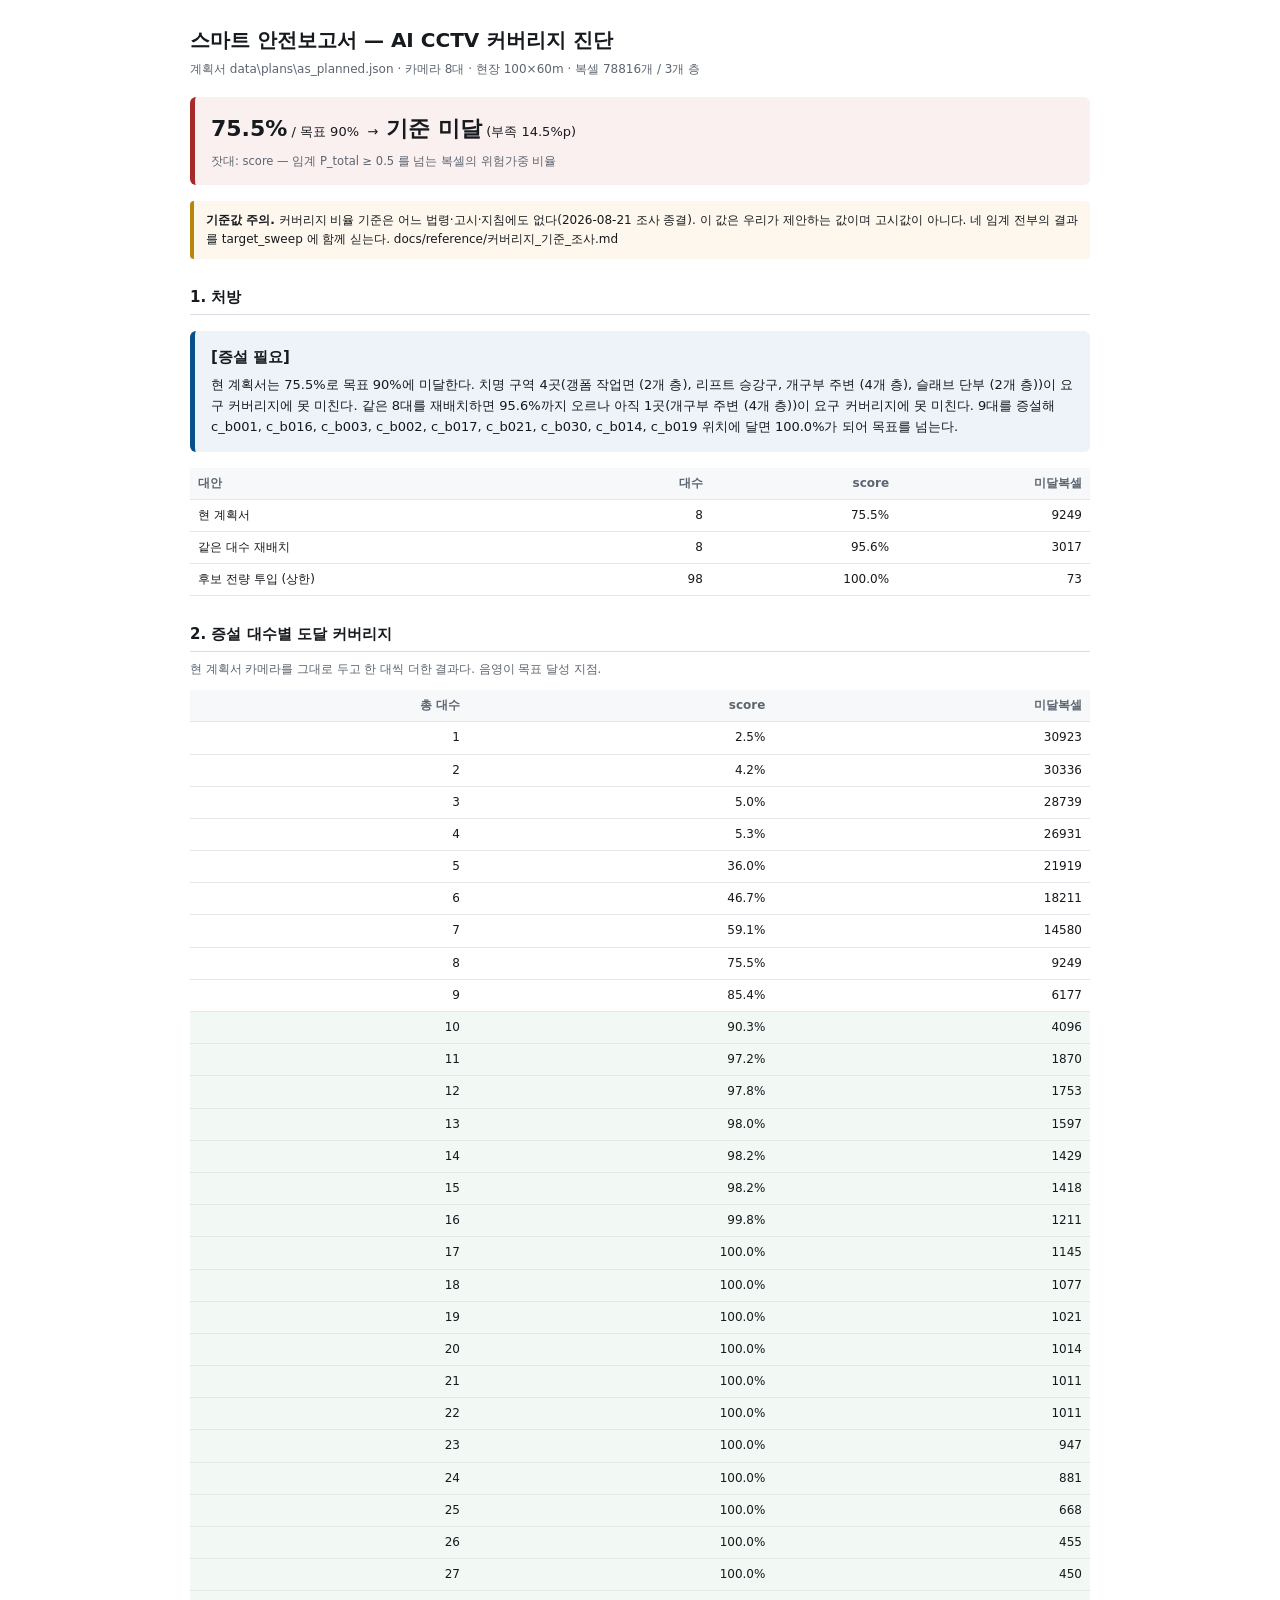
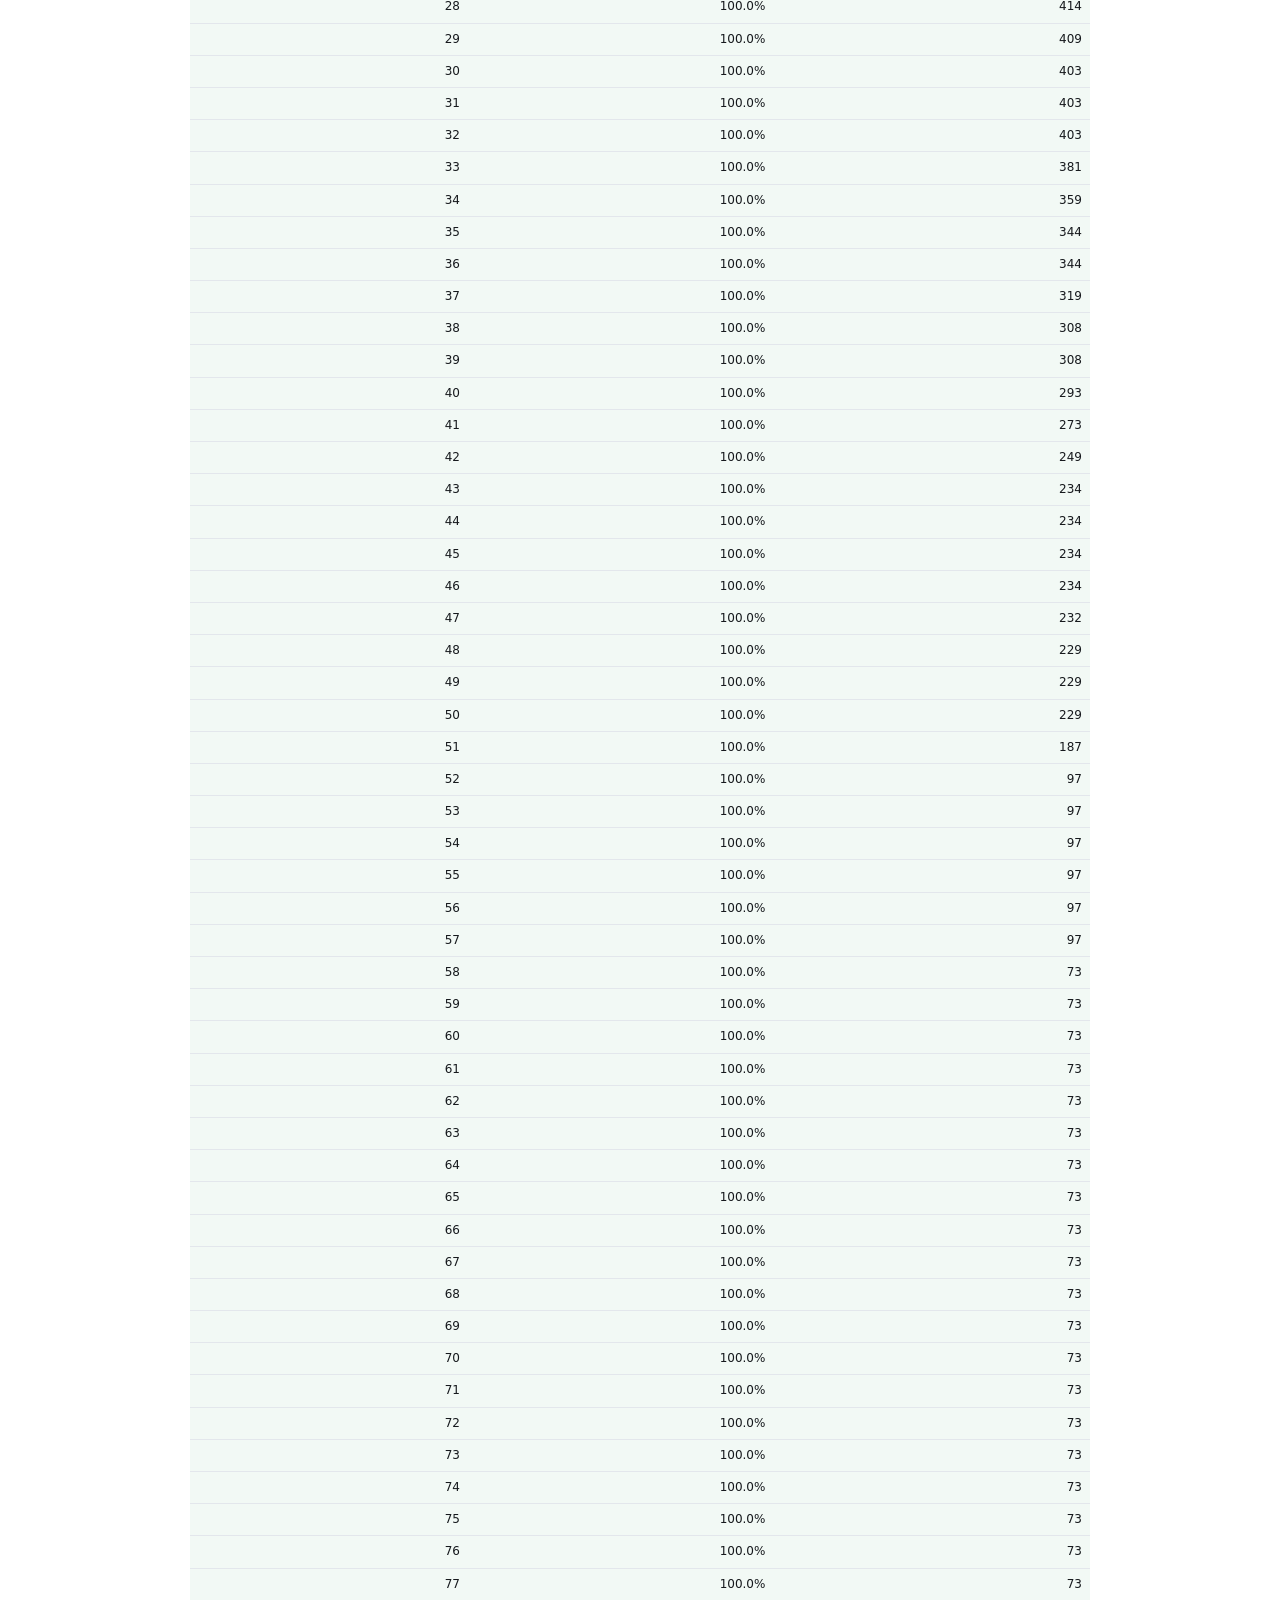
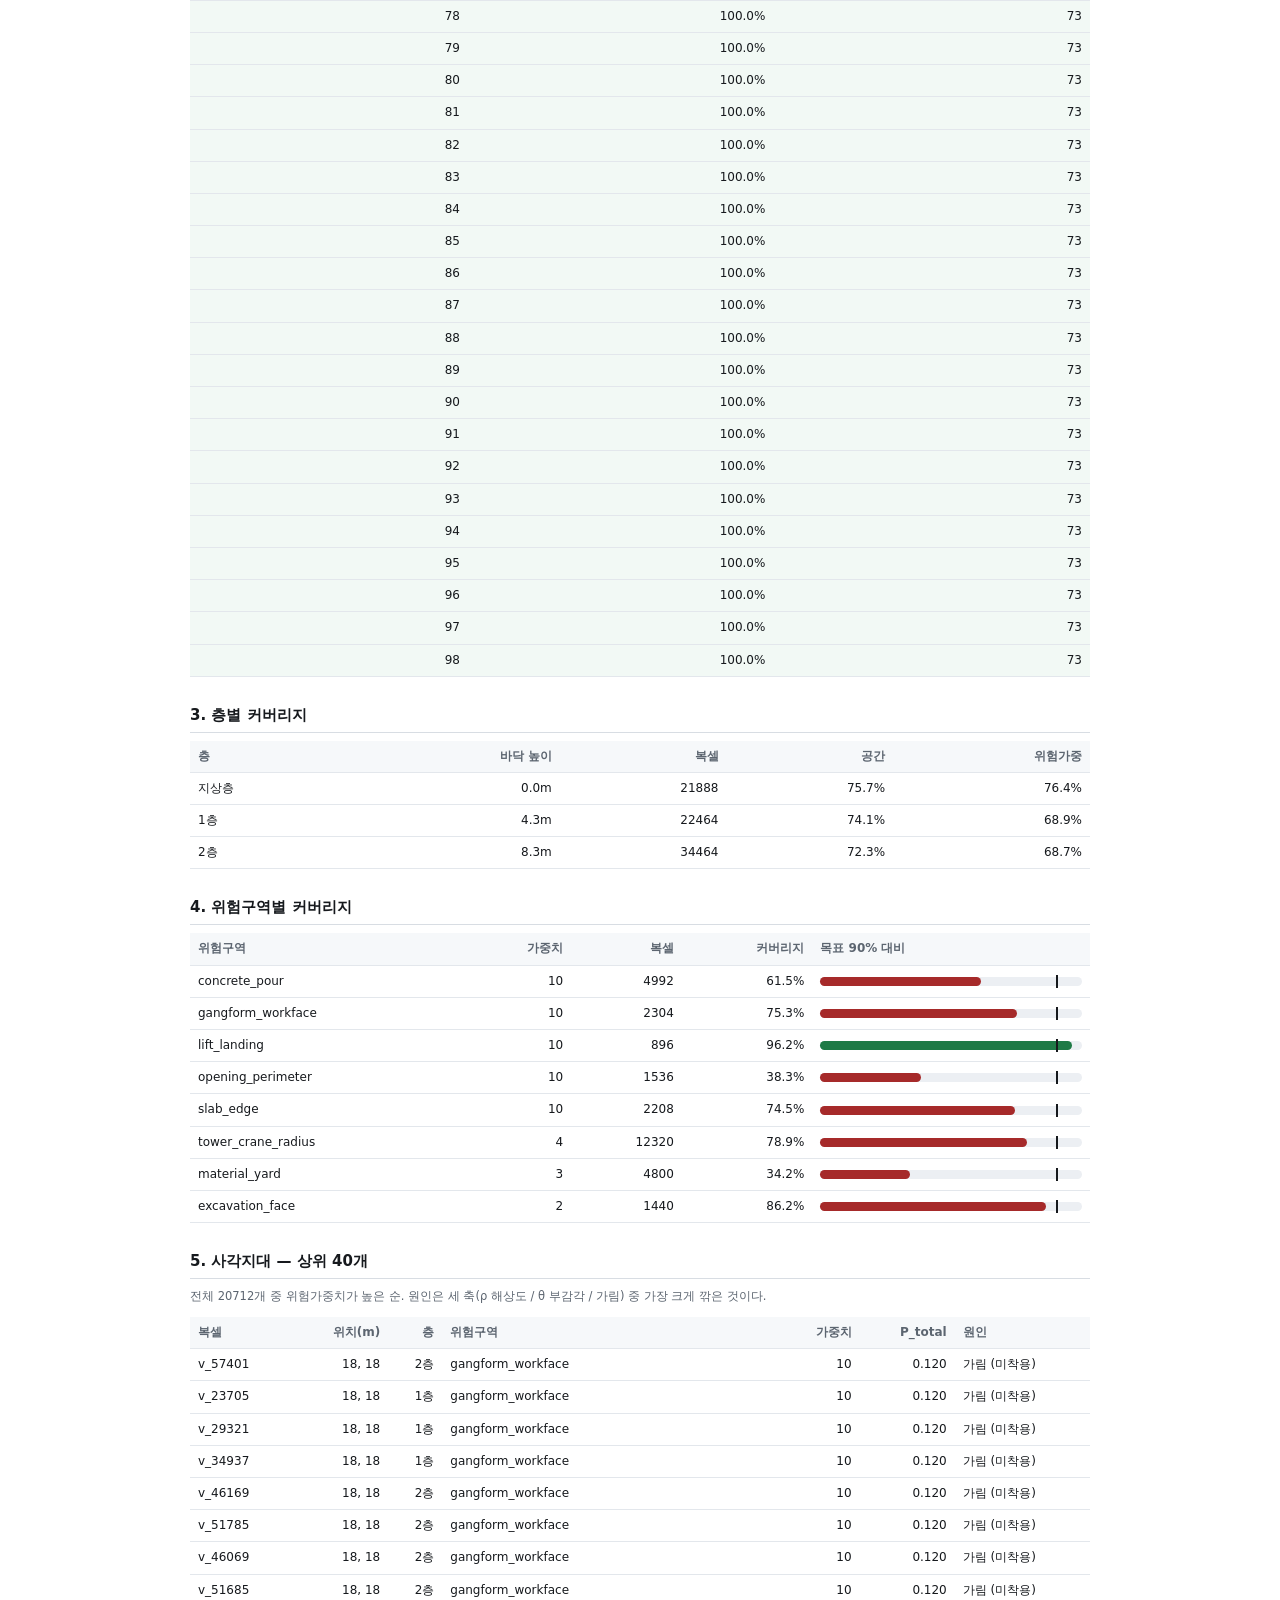
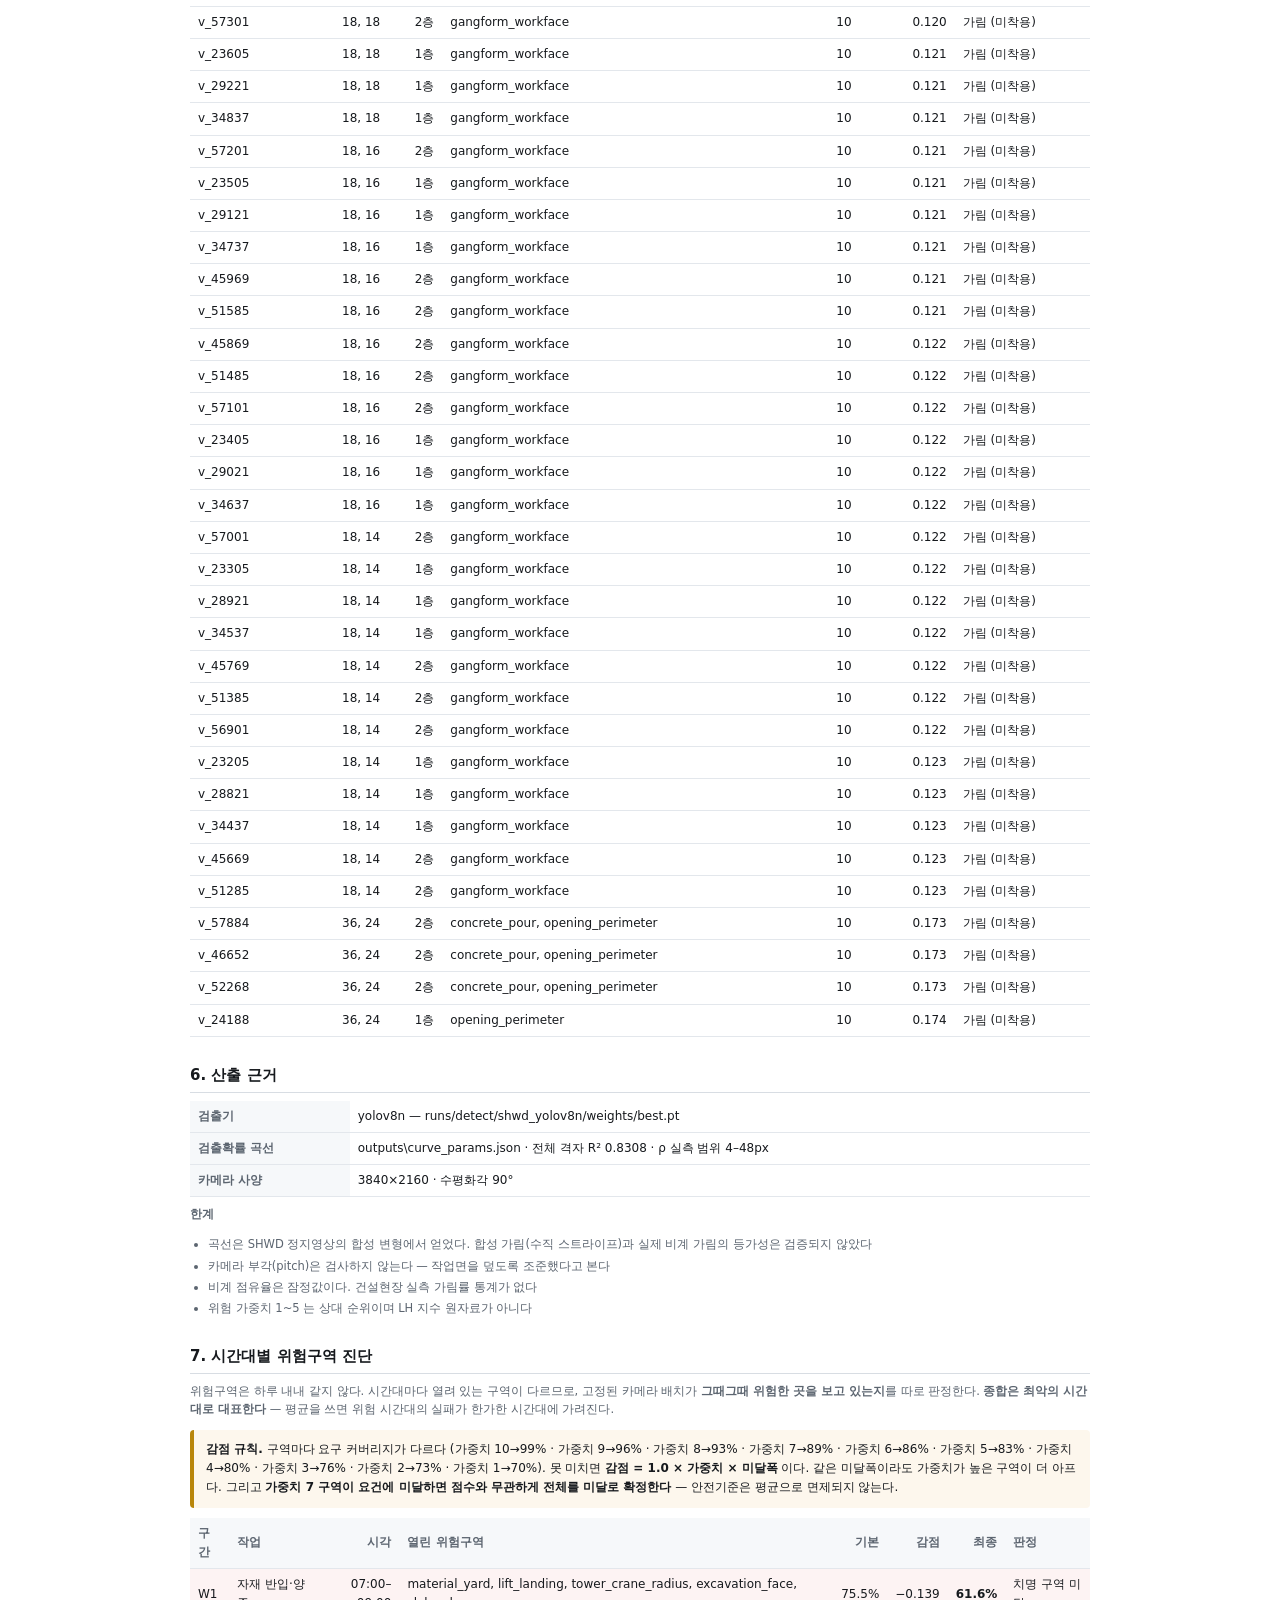
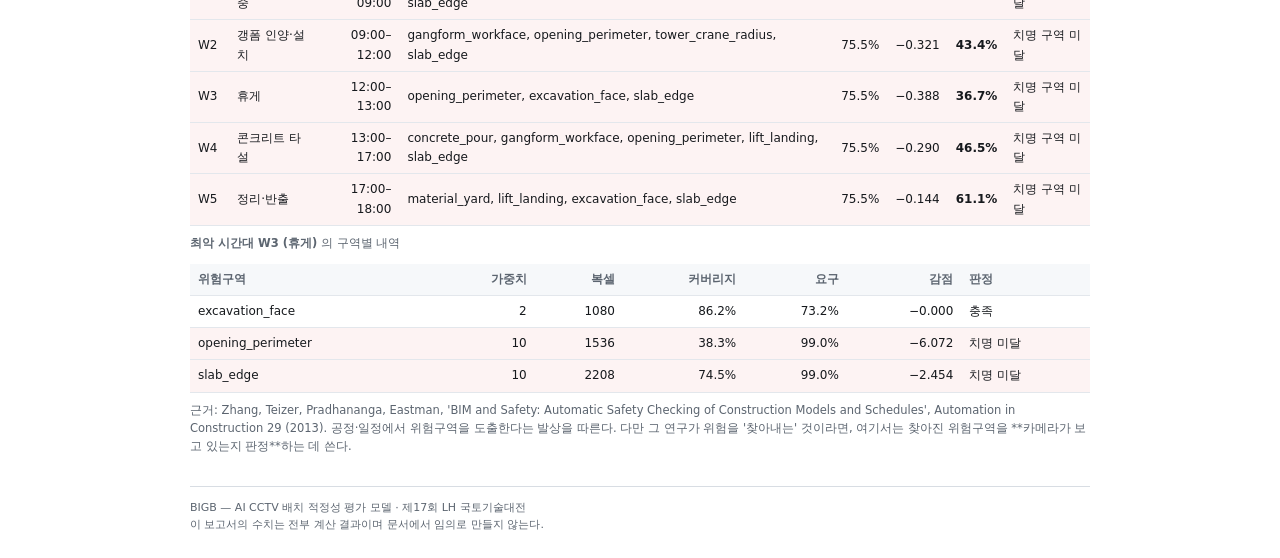
<file: outputs/safety_report.html>
<!DOCTYPE html>
<html lang="ko"><head><meta charset="utf-8">
<title>스마트 안전보고서 — AI CCTV 커버리지 진단</title>
<!-- 인라인 파비콘. 없으면 브라우저가 /favicon.ico 를 찾다 404 를 남긴다 -->
<link rel="icon" href="data:image/svg+xml,%3Csvg xmlns='http://www.w3.org/2000/svg' viewBox='0 0 16 16'%3E%3Crect width='16' height='16' rx='3' fill='%230b4f8a'/%3E%3Ccircle cx='8' cy='8' r='3' fill='%23fff'/%3E%3C/svg%3E">
<style>
 @page { size: A4; margin: 16mm; }
 body{font:13px/1.6 "Malgun Gothic","맑은 고딕",system-ui,sans-serif;color:#16191d;
   max-width:900px;margin:0 auto;padding:24px}
 h1{font-size:20px;margin:0 0 4px}
 h2{font-size:15px;margin:26px 0 8px;padding-bottom:5px;border-bottom:1px solid #d8dde3}
 .sub{color:#5c6570;font-size:12px;margin-bottom:18px}
 .verdict{padding:14px 16px;border-radius:6px;margin:16px 0;
   background:#fbf0f0;border-left:5px solid #a62a2a}
 .verdict b{font-size:22px}
 table{width:100%;border-collapse:collapse;font-size:12px;margin:8px 0}
 th,td{text-align:left;padding:6px 8px;border-bottom:1px solid #e3e7ec}
 th{background:#f6f8fa;color:#5c6570;font-weight:600}
 td.n,th.n{text-align:right;font-variant-numeric:tabular-nums}
 tr.hit td{background:#f2f9f5}
 tr.bad td{background:#fdf3f3}
 .bar{position:relative;height:9px;background:#eceff3;border-radius:5px;min-width:120px}
 .fill{height:100%;border-radius:5px}
 .tick{position:absolute;top:-2px;width:2px;height:13px;background:#16191d}
 .note{color:#5c6570;font-size:11.5px;margin-top:6px}
 .warn{background:#fdf7ed;border-left:4px solid #b8860b;padding:10px 12px;
   border-radius:4px;font-size:12px;margin:10px 0}
 ul{margin:6px 0 0 18px;padding:0}
 li{margin:3px 0;font-size:11.5px;color:#5c6570}
 footer{margin-top:30px;padding-top:12px;border-top:1px solid #d8dde3;
   color:#5c6570;font-size:11px}
</style></head><body>

<h1>스마트 안전보고서 — AI CCTV 커버리지 진단</h1>
<div class="sub">계획서 data\plans\as_planned.json · 카메라 8대 ·
 현장 100×60m ·
 복셀 78816개 / 3개 층</div>

<div class="verdict">
 <b>75.5%</b> / 목표 90%
 &nbsp;→&nbsp; <b>기준 미달</b>&nbsp;(부족 14.5%p)
 <div class="note">잣대: score — 임계 P_total ≥ 0.5 를
  넘는 복셀의 위험가중 비율</div>
</div>

<div class="warn"><b>기준값 주의.</b> 커버리지 비율 기준은 어느 법령·고시·지침에도 없다(2026-08-21 조사 종결). 이 값은 우리가 제안하는 값이며 고시값이 아니다. 네 임계 전부의 결과를 target_sweep 에 함께 싣는다. docs/reference/커버리지_기준_조사.md</div>

<h2>1. 처방</h2>
<div class="verdict" style="background:#eef3f9;border-left-color:#0b4f8a">
 <b style="font-size:15px">[증설 필요]</b>
 <div style="margin-top:6px">현 계획서는 75.5%로 목표 90%에 미달한다. 치명 구역 4곳(갱폼 작업면 (2개 층), 리프트 승강구, 개구부 주변 (4개 층), 슬래브 단부 (2개 층))이 요구 커버리지에 못 미친다. 같은 8대를 재배치하면 95.6%까지 오르나 아직 1곳(개구부 주변 (4개 층))이 요구 커버리지에 못 미친다. 9대를 증설해 c_b001, c_b016, c_b003, c_b002, c_b017, c_b021, c_b030, c_b014, c_b019 위치에 달면 100.0%가 되어 목표를 넘는다.</div>
</div>
<table>
 <thead><tr><th>대안</th><th class=n>대수</th><th class=n>score</th>
  <th class=n>미달복셀</th></tr></thead>
 <tbody>
  <tr><td>현 계획서</td><td class=n>8</td>
   <td class=n>75.5%</td>
   <td class=n>9249</td></tr>
  <tr><td>같은 대수 재배치</td>
   <td class=n>8</td>
   <td class=n>95.6%</td>
   <td class=n>3017</td></tr>
  <tr><td>후보 전량 투입 (상한)</td>
   <td class=n>98</td>
   <td class=n>100.0%</td>
   <td class=n>73</td></tr>
 </tbody>
</table>

<h2>2. 증설 대수별 도달 커버리지</h2>
<p class="note">현 계획서 카메라를 그대로 두고 한 대씩 더한 결과다.
 음영이 목표 달성 지점.</p>
<table><thead><tr><th class=n>총 대수</th><th class=n>score</th>
 <th class=n>미달복셀</th></tr></thead>
<tbody><tr class=''><td class=n>1</td><td class=n>2.5%</td><td class=n>30923</td></tr><tr class=''><td class=n>2</td><td class=n>4.2%</td><td class=n>30336</td></tr><tr class=''><td class=n>3</td><td class=n>5.0%</td><td class=n>28739</td></tr><tr class=''><td class=n>4</td><td class=n>5.3%</td><td class=n>26931</td></tr><tr class=''><td class=n>5</td><td class=n>36.0%</td><td class=n>21919</td></tr><tr class=''><td class=n>6</td><td class=n>46.7%</td><td class=n>18211</td></tr><tr class=''><td class=n>7</td><td class=n>59.1%</td><td class=n>14580</td></tr><tr class=''><td class=n>8</td><td class=n>75.5%</td><td class=n>9249</td></tr><tr class=''><td class=n>9</td><td class=n>85.4%</td><td class=n>6177</td></tr><tr class='hit'><td class=n>10</td><td class=n>90.3%</td><td class=n>4096</td></tr><tr class='hit'><td class=n>11</td><td class=n>97.2%</td><td class=n>1870</td></tr><tr class='hit'><td class=n>12</td><td class=n>97.8%</td><td class=n>1753</td></tr><tr class='hit'><td class=n>13</td><td class=n>98.0%</td><td class=n>1597</td></tr><tr class='hit'><td class=n>14</td><td class=n>98.2%</td><td class=n>1429</td></tr><tr class='hit'><td class=n>15</td><td class=n>98.2%</td><td class=n>1418</td></tr><tr class='hit'><td class=n>16</td><td class=n>99.8%</td><td class=n>1211</td></tr><tr class='hit'><td class=n>17</td><td class=n>100.0%</td><td class=n>1145</td></tr><tr class='hit'><td class=n>18</td><td class=n>100.0%</td><td class=n>1077</td></tr><tr class='hit'><td class=n>19</td><td class=n>100.0%</td><td class=n>1021</td></tr><tr class='hit'><td class=n>20</td><td class=n>100.0%</td><td class=n>1014</td></tr><tr class='hit'><td class=n>21</td><td class=n>100.0%</td><td class=n>1011</td></tr><tr class='hit'><td class=n>22</td><td class=n>100.0%</td><td class=n>1011</td></tr><tr class='hit'><td class=n>23</td><td class=n>100.0%</td><td class=n>947</td></tr><tr class='hit'><td class=n>24</td><td class=n>100.0%</td><td class=n>881</td></tr><tr class='hit'><td class=n>25</td><td class=n>100.0%</td><td class=n>668</td></tr><tr class='hit'><td class=n>26</td><td class=n>100.0%</td><td class=n>455</td></tr><tr class='hit'><td class=n>27</td><td class=n>100.0%</td><td class=n>450</td></tr><tr class='hit'><td class=n>28</td><td class=n>100.0%</td><td class=n>414</td></tr><tr class='hit'><td class=n>29</td><td class=n>100.0%</td><td class=n>409</td></tr><tr class='hit'><td class=n>30</td><td class=n>100.0%</td><td class=n>403</td></tr><tr class='hit'><td class=n>31</td><td class=n>100.0%</td><td class=n>403</td></tr><tr class='hit'><td class=n>32</td><td class=n>100.0%</td><td class=n>403</td></tr><tr class='hit'><td class=n>33</td><td class=n>100.0%</td><td class=n>381</td></tr><tr class='hit'><td class=n>34</td><td class=n>100.0%</td><td class=n>359</td></tr><tr class='hit'><td class=n>35</td><td class=n>100.0%</td><td class=n>344</td></tr><tr class='hit'><td class=n>36</td><td class=n>100.0%</td><td class=n>344</td></tr><tr class='hit'><td class=n>37</td><td class=n>100.0%</td><td class=n>319</td></tr><tr class='hit'><td class=n>38</td><td class=n>100.0%</td><td class=n>308</td></tr><tr class='hit'><td class=n>39</td><td class=n>100.0%</td><td class=n>308</td></tr><tr class='hit'><td class=n>40</td><td class=n>100.0%</td><td class=n>293</td></tr><tr class='hit'><td class=n>41</td><td class=n>100.0%</td><td class=n>273</td></tr><tr class='hit'><td class=n>42</td><td class=n>100.0%</td><td class=n>249</td></tr><tr class='hit'><td class=n>43</td><td class=n>100.0%</td><td class=n>234</td></tr><tr class='hit'><td class=n>44</td><td class=n>100.0%</td><td class=n>234</td></tr><tr class='hit'><td class=n>45</td><td class=n>100.0%</td><td class=n>234</td></tr><tr class='hit'><td class=n>46</td><td class=n>100.0%</td><td class=n>234</td></tr><tr class='hit'><td class=n>47</td><td class=n>100.0%</td><td class=n>232</td></tr><tr class='hit'><td class=n>48</td><td class=n>100.0%</td><td class=n>229</td></tr><tr class='hit'><td class=n>49</td><td class=n>100.0%</td><td class=n>229</td></tr><tr class='hit'><td class=n>50</td><td class=n>100.0%</td><td class=n>229</td></tr><tr class='hit'><td class=n>51</td><td class=n>100.0%</td><td class=n>187</td></tr><tr class='hit'><td class=n>52</td><td class=n>100.0%</td><td class=n>97</td></tr><tr class='hit'><td class=n>53</td><td class=n>100.0%</td><td class=n>97</td></tr><tr class='hit'><td class=n>54</td><td class=n>100.0%</td><td class=n>97</td></tr><tr class='hit'><td class=n>55</td><td class=n>100.0%</td><td class=n>97</td></tr><tr class='hit'><td class=n>56</td><td class=n>100.0%</td><td class=n>97</td></tr><tr class='hit'><td class=n>57</td><td class=n>100.0%</td><td class=n>97</td></tr><tr class='hit'><td class=n>58</td><td class=n>100.0%</td><td class=n>73</td></tr><tr class='hit'><td class=n>59</td><td class=n>100.0%</td><td class=n>73</td></tr><tr class='hit'><td class=n>60</td><td class=n>100.0%</td><td class=n>73</td></tr><tr class='hit'><td class=n>61</td><td class=n>100.0%</td><td class=n>73</td></tr><tr class='hit'><td class=n>62</td><td class=n>100.0%</td><td class=n>73</td></tr><tr class='hit'><td class=n>63</td><td class=n>100.0%</td><td class=n>73</td></tr><tr class='hit'><td class=n>64</td><td class=n>100.0%</td><td class=n>73</td></tr><tr class='hit'><td class=n>65</td><td class=n>100.0%</td><td class=n>73</td></tr><tr class='hit'><td class=n>66</td><td class=n>100.0%</td><td class=n>73</td></tr><tr class='hit'><td class=n>67</td><td class=n>100.0%</td><td class=n>73</td></tr><tr class='hit'><td class=n>68</td><td class=n>100.0%</td><td class=n>73</td></tr><tr class='hit'><td class=n>69</td><td class=n>100.0%</td><td class=n>73</td></tr><tr class='hit'><td class=n>70</td><td class=n>100.0%</td><td class=n>73</td></tr><tr class='hit'><td class=n>71</td><td class=n>100.0%</td><td class=n>73</td></tr><tr class='hit'><td class=n>72</td><td class=n>100.0%</td><td class=n>73</td></tr><tr class='hit'><td class=n>73</td><td class=n>100.0%</td><td class=n>73</td></tr><tr class='hit'><td class=n>74</td><td class=n>100.0%</td><td class=n>73</td></tr><tr class='hit'><td class=n>75</td><td class=n>100.0%</td><td class=n>73</td></tr><tr class='hit'><td class=n>76</td><td class=n>100.0%</td><td class=n>73</td></tr><tr class='hit'><td class=n>77</td><td class=n>100.0%</td><td class=n>73</td></tr><tr class='hit'><td class=n>78</td><td class=n>100.0%</td><td class=n>73</td></tr><tr class='hit'><td class=n>79</td><td class=n>100.0%</td><td class=n>73</td></tr><tr class='hit'><td class=n>80</td><td class=n>100.0%</td><td class=n>73</td></tr><tr class='hit'><td class=n>81</td><td class=n>100.0%</td><td class=n>73</td></tr><tr class='hit'><td class=n>82</td><td class=n>100.0%</td><td class=n>73</td></tr><tr class='hit'><td class=n>83</td><td class=n>100.0%</td><td class=n>73</td></tr><tr class='hit'><td class=n>84</td><td class=n>100.0%</td><td class=n>73</td></tr><tr class='hit'><td class=n>85</td><td class=n>100.0%</td><td class=n>73</td></tr><tr class='hit'><td class=n>86</td><td class=n>100.0%</td><td class=n>73</td></tr><tr class='hit'><td class=n>87</td><td class=n>100.0%</td><td class=n>73</td></tr><tr class='hit'><td class=n>88</td><td class=n>100.0%</td><td class=n>73</td></tr><tr class='hit'><td class=n>89</td><td class=n>100.0%</td><td class=n>73</td></tr><tr class='hit'><td class=n>90</td><td class=n>100.0%</td><td class=n>73</td></tr><tr class='hit'><td class=n>91</td><td class=n>100.0%</td><td class=n>73</td></tr><tr class='hit'><td class=n>92</td><td class=n>100.0%</td><td class=n>73</td></tr><tr class='hit'><td class=n>93</td><td class=n>100.0%</td><td class=n>73</td></tr><tr class='hit'><td class=n>94</td><td class=n>100.0%</td><td class=n>73</td></tr><tr class='hit'><td class=n>95</td><td class=n>100.0%</td><td class=n>73</td></tr><tr class='hit'><td class=n>96</td><td class=n>100.0%</td><td class=n>73</td></tr><tr class='hit'><td class=n>97</td><td class=n>100.0%</td><td class=n>73</td></tr><tr class='hit'><td class=n>98</td><td class=n>100.0%</td><td class=n>73</td></tr></tbody></table>

<h2>3. 층별 커버리지</h2>
<table><thead><tr><th>층</th><th class=n>바닥 높이</th><th class=n>복셀</th>
 <th class=n>공간</th><th class=n>위험가중</th></tr></thead>
<tbody><tr><td>지상층</td><td class=n>0.0m</td><td class=n>21888</td><td class=n>75.7%</td><td class=n>76.4%</td></tr><tr><td>1층</td><td class=n>4.3m</td><td class=n>22464</td><td class=n>74.1%</td><td class=n>68.9%</td></tr><tr><td>2층</td><td class=n>8.3m</td><td class=n>34464</td><td class=n>72.3%</td><td class=n>68.7%</td></tr></tbody></table>

<h2>4. 위험구역별 커버리지</h2>
<table><thead><tr><th>위험구역</th><th class=n>가중치</th><th class=n>복셀</th>
 <th class=n>커버리지</th><th>목표 90% 대비</th></tr></thead>
<tbody><tr><td>concrete_pour</td><td class=n>10</td><td class=n>4992</td><td class=n>61.5%</td><td><div class="bar"><div class="fill" style="width:61.5%;background:#a62a2a"></div><div class="tick" style="left:90.0%"></div></div></td></tr><tr><td>gangform_workface</td><td class=n>10</td><td class=n>2304</td><td class=n>75.3%</td><td><div class="bar"><div class="fill" style="width:75.3%;background:#a62a2a"></div><div class="tick" style="left:90.0%"></div></div></td></tr><tr><td>lift_landing</td><td class=n>10</td><td class=n>896</td><td class=n>96.2%</td><td><div class="bar"><div class="fill" style="width:96.2%;background:#1e7a46"></div><div class="tick" style="left:90.0%"></div></div></td></tr><tr><td>opening_perimeter</td><td class=n>10</td><td class=n>1536</td><td class=n>38.3%</td><td><div class="bar"><div class="fill" style="width:38.3%;background:#a62a2a"></div><div class="tick" style="left:90.0%"></div></div></td></tr><tr><td>slab_edge</td><td class=n>10</td><td class=n>2208</td><td class=n>74.5%</td><td><div class="bar"><div class="fill" style="width:74.5%;background:#a62a2a"></div><div class="tick" style="left:90.0%"></div></div></td></tr><tr><td>tower_crane_radius</td><td class=n>4</td><td class=n>12320</td><td class=n>78.9%</td><td><div class="bar"><div class="fill" style="width:78.9%;background:#a62a2a"></div><div class="tick" style="left:90.0%"></div></div></td></tr><tr><td>material_yard</td><td class=n>3</td><td class=n>4800</td><td class=n>34.2%</td><td><div class="bar"><div class="fill" style="width:34.2%;background:#a62a2a"></div><div class="tick" style="left:90.0%"></div></div></td></tr><tr><td>excavation_face</td><td class=n>2</td><td class=n>1440</td><td class=n>86.2%</td><td><div class="bar"><div class="fill" style="width:86.2%;background:#a62a2a"></div><div class="tick" style="left:90.0%"></div></div></td></tr></tbody></table>

<h2>5. 사각지대 — 상위 40개</h2>
<p class="note">전체 20712개 중 위험가중치가 높은 순.
 원인은 세 축(ρ 해상도 / θ 부감각 / 가림) 중 가장 크게 깎은 것이다.</p>
<table><thead><tr><th>복셀</th><th class=n>위치(m)</th><th class=n>층</th>
 <th>위험구역</th><th class=n>가중치</th><th class=n>P_total</th>
 <th>원인</th></tr></thead>
<tbody><tr><td>v_57401</td><td class=n>18, 18</td><td class=n>2층</td><td>gangform_workface</td><td class=n>10</td><td class=n>0.120</td><td>가림 (미착용)</td></tr><tr><td>v_23705</td><td class=n>18, 18</td><td class=n>1층</td><td>gangform_workface</td><td class=n>10</td><td class=n>0.120</td><td>가림 (미착용)</td></tr><tr><td>v_29321</td><td class=n>18, 18</td><td class=n>1층</td><td>gangform_workface</td><td class=n>10</td><td class=n>0.120</td><td>가림 (미착용)</td></tr><tr><td>v_34937</td><td class=n>18, 18</td><td class=n>1층</td><td>gangform_workface</td><td class=n>10</td><td class=n>0.120</td><td>가림 (미착용)</td></tr><tr><td>v_46169</td><td class=n>18, 18</td><td class=n>2층</td><td>gangform_workface</td><td class=n>10</td><td class=n>0.120</td><td>가림 (미착용)</td></tr><tr><td>v_51785</td><td class=n>18, 18</td><td class=n>2층</td><td>gangform_workface</td><td class=n>10</td><td class=n>0.120</td><td>가림 (미착용)</td></tr><tr><td>v_46069</td><td class=n>18, 18</td><td class=n>2층</td><td>gangform_workface</td><td class=n>10</td><td class=n>0.120</td><td>가림 (미착용)</td></tr><tr><td>v_51685</td><td class=n>18, 18</td><td class=n>2층</td><td>gangform_workface</td><td class=n>10</td><td class=n>0.120</td><td>가림 (미착용)</td></tr><tr><td>v_57301</td><td class=n>18, 18</td><td class=n>2층</td><td>gangform_workface</td><td class=n>10</td><td class=n>0.120</td><td>가림 (미착용)</td></tr><tr><td>v_23605</td><td class=n>18, 18</td><td class=n>1층</td><td>gangform_workface</td><td class=n>10</td><td class=n>0.121</td><td>가림 (미착용)</td></tr><tr><td>v_29221</td><td class=n>18, 18</td><td class=n>1층</td><td>gangform_workface</td><td class=n>10</td><td class=n>0.121</td><td>가림 (미착용)</td></tr><tr><td>v_34837</td><td class=n>18, 18</td><td class=n>1층</td><td>gangform_workface</td><td class=n>10</td><td class=n>0.121</td><td>가림 (미착용)</td></tr><tr><td>v_57201</td><td class=n>18, 16</td><td class=n>2층</td><td>gangform_workface</td><td class=n>10</td><td class=n>0.121</td><td>가림 (미착용)</td></tr><tr><td>v_23505</td><td class=n>18, 16</td><td class=n>1층</td><td>gangform_workface</td><td class=n>10</td><td class=n>0.121</td><td>가림 (미착용)</td></tr><tr><td>v_29121</td><td class=n>18, 16</td><td class=n>1층</td><td>gangform_workface</td><td class=n>10</td><td class=n>0.121</td><td>가림 (미착용)</td></tr><tr><td>v_34737</td><td class=n>18, 16</td><td class=n>1층</td><td>gangform_workface</td><td class=n>10</td><td class=n>0.121</td><td>가림 (미착용)</td></tr><tr><td>v_45969</td><td class=n>18, 16</td><td class=n>2층</td><td>gangform_workface</td><td class=n>10</td><td class=n>0.121</td><td>가림 (미착용)</td></tr><tr><td>v_51585</td><td class=n>18, 16</td><td class=n>2층</td><td>gangform_workface</td><td class=n>10</td><td class=n>0.121</td><td>가림 (미착용)</td></tr><tr><td>v_45869</td><td class=n>18, 16</td><td class=n>2층</td><td>gangform_workface</td><td class=n>10</td><td class=n>0.122</td><td>가림 (미착용)</td></tr><tr><td>v_51485</td><td class=n>18, 16</td><td class=n>2층</td><td>gangform_workface</td><td class=n>10</td><td class=n>0.122</td><td>가림 (미착용)</td></tr><tr><td>v_57101</td><td class=n>18, 16</td><td class=n>2층</td><td>gangform_workface</td><td class=n>10</td><td class=n>0.122</td><td>가림 (미착용)</td></tr><tr><td>v_23405</td><td class=n>18, 16</td><td class=n>1층</td><td>gangform_workface</td><td class=n>10</td><td class=n>0.122</td><td>가림 (미착용)</td></tr><tr><td>v_29021</td><td class=n>18, 16</td><td class=n>1층</td><td>gangform_workface</td><td class=n>10</td><td class=n>0.122</td><td>가림 (미착용)</td></tr><tr><td>v_34637</td><td class=n>18, 16</td><td class=n>1층</td><td>gangform_workface</td><td class=n>10</td><td class=n>0.122</td><td>가림 (미착용)</td></tr><tr><td>v_57001</td><td class=n>18, 14</td><td class=n>2층</td><td>gangform_workface</td><td class=n>10</td><td class=n>0.122</td><td>가림 (미착용)</td></tr><tr><td>v_23305</td><td class=n>18, 14</td><td class=n>1층</td><td>gangform_workface</td><td class=n>10</td><td class=n>0.122</td><td>가림 (미착용)</td></tr><tr><td>v_28921</td><td class=n>18, 14</td><td class=n>1층</td><td>gangform_workface</td><td class=n>10</td><td class=n>0.122</td><td>가림 (미착용)</td></tr><tr><td>v_34537</td><td class=n>18, 14</td><td class=n>1층</td><td>gangform_workface</td><td class=n>10</td><td class=n>0.122</td><td>가림 (미착용)</td></tr><tr><td>v_45769</td><td class=n>18, 14</td><td class=n>2층</td><td>gangform_workface</td><td class=n>10</td><td class=n>0.122</td><td>가림 (미착용)</td></tr><tr><td>v_51385</td><td class=n>18, 14</td><td class=n>2층</td><td>gangform_workface</td><td class=n>10</td><td class=n>0.122</td><td>가림 (미착용)</td></tr><tr><td>v_56901</td><td class=n>18, 14</td><td class=n>2층</td><td>gangform_workface</td><td class=n>10</td><td class=n>0.122</td><td>가림 (미착용)</td></tr><tr><td>v_23205</td><td class=n>18, 14</td><td class=n>1층</td><td>gangform_workface</td><td class=n>10</td><td class=n>0.123</td><td>가림 (미착용)</td></tr><tr><td>v_28821</td><td class=n>18, 14</td><td class=n>1층</td><td>gangform_workface</td><td class=n>10</td><td class=n>0.123</td><td>가림 (미착용)</td></tr><tr><td>v_34437</td><td class=n>18, 14</td><td class=n>1층</td><td>gangform_workface</td><td class=n>10</td><td class=n>0.123</td><td>가림 (미착용)</td></tr><tr><td>v_45669</td><td class=n>18, 14</td><td class=n>2층</td><td>gangform_workface</td><td class=n>10</td><td class=n>0.123</td><td>가림 (미착용)</td></tr><tr><td>v_51285</td><td class=n>18, 14</td><td class=n>2층</td><td>gangform_workface</td><td class=n>10</td><td class=n>0.123</td><td>가림 (미착용)</td></tr><tr><td>v_57884</td><td class=n>36, 24</td><td class=n>2층</td><td>concrete_pour, opening_perimeter</td><td class=n>10</td><td class=n>0.173</td><td>가림 (미착용)</td></tr><tr><td>v_46652</td><td class=n>36, 24</td><td class=n>2층</td><td>concrete_pour, opening_perimeter</td><td class=n>10</td><td class=n>0.173</td><td>가림 (미착용)</td></tr><tr><td>v_52268</td><td class=n>36, 24</td><td class=n>2층</td><td>concrete_pour, opening_perimeter</td><td class=n>10</td><td class=n>0.173</td><td>가림 (미착용)</td></tr><tr><td>v_24188</td><td class=n>36, 24</td><td class=n>1층</td><td>opening_perimeter</td><td class=n>10</td><td class=n>0.174</td><td>가림 (미착용)</td></tr></tbody></table>

<h2>6. 산출 근거</h2>
<table>
 <tr><th>검출기</th><td>yolov8n —
  runs/detect/shwd_yolov8n/weights/best.pt</td></tr>
 <tr><th>검출확률 곡선</th><td>outputs\curve_params.json ·
  전체 격자 R² 0.8308 ·
  ρ 실측 범위 4–48px</td></tr>
 <tr><th>카메라 사양</th><td>3840×2160 ·
  수평화각 90°</td></tr>
</table>
<p class="note"><b>한계</b></p><ul><li>곡선은 SHWD 정지영상의 합성 변형에서 얻었다. 합성 가림(수직 스트라이프)과 실제 비계 가림의 등가성은 검증되지 않았다</li><li>카메라 부각(pitch)은 검사하지 않는다 — 작업면을 덮도록 조준했다고 본다</li><li>비계 점유율은 잠정값이다. 건설현장 실측 가림률 통계가 없다</li><li>위험 가중치 1~5 는 상대 순위이며 LH 지수 원자료가 아니다</li></ul>

<h2>7. 시간대별 위험구역 진단</h2>
<p class="note">위험구역은 하루 내내 같지 않다. 시간대마다 열려 있는 구역이 다르므로,
 고정된 카메라 배치가 <b>그때그때 위험한 곳을 보고 있는지</b>를 따로 판정한다.
 <b>종합은 최악의 시간대로 대표한다</b> — 평균을 쓰면 위험 시간대의 실패가
 한가한 시간대에 가려진다.</p>
<div class="warn"><b>감점 규칙.</b> 구역마다 요구 커버리지가 다르다 (가중치 10→99% · 가중치 9→96% · 가중치 8→93% · 가중치 7→89% · 가중치 6→86% · 가중치 5→83% · 가중치 4→80% · 가중치 3→76% · 가중치 2→73% · 가중치 1→70%).
 못 미치면 <b>감점 = 1.0 × 가중치 × 미달폭</b> 이다. 같은 미달폭이라도
 가중치가 높은 구역이 더 아프다. 그리고 <b>가중치 7 구역이
 요건에 미달하면 점수와 무관하게 전체를 미달로 확정한다</b> — 안전기준은 평균으로
 면제되지 않는다.</div>
<table>
 <thead><tr><th>구간</th><th>작업</th><th class=n>시각</th><th>열린 위험구역</th>
  <th class=n>기본</th><th class=n>감점</th><th class=n>최종</th><th>판정</th></tr></thead>
 <tbody><tr class='bad'><td>W1</td><td>자재 반입·양중</td><td class=n>07:00–09:00</td><td>material_yard, lift_landing, tower_crane_radius, excavation_face, slab_edge</td><td class=n>75.5%</td><td class=n>−0.139</td><td class=n><b>61.6%</b></td><td>치명 구역 미달</td></tr><tr class='bad'><td>W2</td><td>갱폼 인양·설치</td><td class=n>09:00–12:00</td><td>gangform_workface, opening_perimeter, tower_crane_radius, slab_edge</td><td class=n>75.5%</td><td class=n>−0.321</td><td class=n><b>43.4%</b></td><td>치명 구역 미달</td></tr><tr class='bad'><td>W3</td><td>휴게</td><td class=n>12:00–13:00</td><td>opening_perimeter, excavation_face, slab_edge</td><td class=n>75.5%</td><td class=n>−0.388</td><td class=n><b>36.7%</b></td><td>치명 구역 미달</td></tr><tr class='bad'><td>W4</td><td>콘크리트 타설</td><td class=n>13:00–17:00</td><td>concrete_pour, gangform_workface, opening_perimeter, lift_landing, slab_edge</td><td class=n>75.5%</td><td class=n>−0.290</td><td class=n><b>46.5%</b></td><td>치명 구역 미달</td></tr><tr class='bad'><td>W5</td><td>정리·반출</td><td class=n>17:00–18:00</td><td>material_yard, lift_landing, excavation_face, slab_edge</td><td class=n>75.5%</td><td class=n>−0.144</td><td class=n><b>61.1%</b></td><td>치명 구역 미달</td></tr></tbody>
</table>
<p class="note"><b>최악 시간대 W3
 (휴게)</b> 의 구역별 내역</p>
<table>
 <thead><tr><th>위험구역</th><th class=n>가중치</th><th class=n>복셀</th>
  <th class=n>커버리지</th><th class=n>요구</th><th class=n>감점</th>
  <th>판정</th></tr></thead>
 <tbody><tr class=''><td>excavation_face</td><td class=n>2</td><td class=n>1080</td><td class=n>86.2%</td><td class=n>73.2%</td><td class=n>−0.000</td><td>충족</td></tr><tr class='bad'><td>opening_perimeter</td><td class=n>10</td><td class=n>1536</td><td class=n>38.3%</td><td class=n>99.0%</td><td class=n>−6.072</td><td>치명 미달</td></tr><tr class='bad'><td>slab_edge</td><td class=n>10</td><td class=n>2208</td><td class=n>74.5%</td><td class=n>99.0%</td><td class=n>−2.454</td><td>치명 미달</td></tr></tbody>
</table>
<p class="note">근거: Zhang, Teizer, Pradhananga, Eastman, &#x27;BIM and Safety: Automatic Safety Checking of Construction Models and Schedules&#x27;, Automation in Construction 29 (2013). 공정·일정에서 위험구역을 도출한다는 발상을 따른다. 다만 그 연구가 위험을 &#x27;찾아내는&#x27; 것이라면, 여기서는 찾아진 위험구역을 **카메라가 보고 있는지 판정**하는 데 쓴다.</p>


<footer>BIGB — AI CCTV 배치 적정성 평가 모델 · 제17회 LH 국토기술대전<br>
 이 보고서의 수치는 전부 계산 결과이며 문서에서 임의로 만들지 않는다.</footer>
</body></html>
</file>
